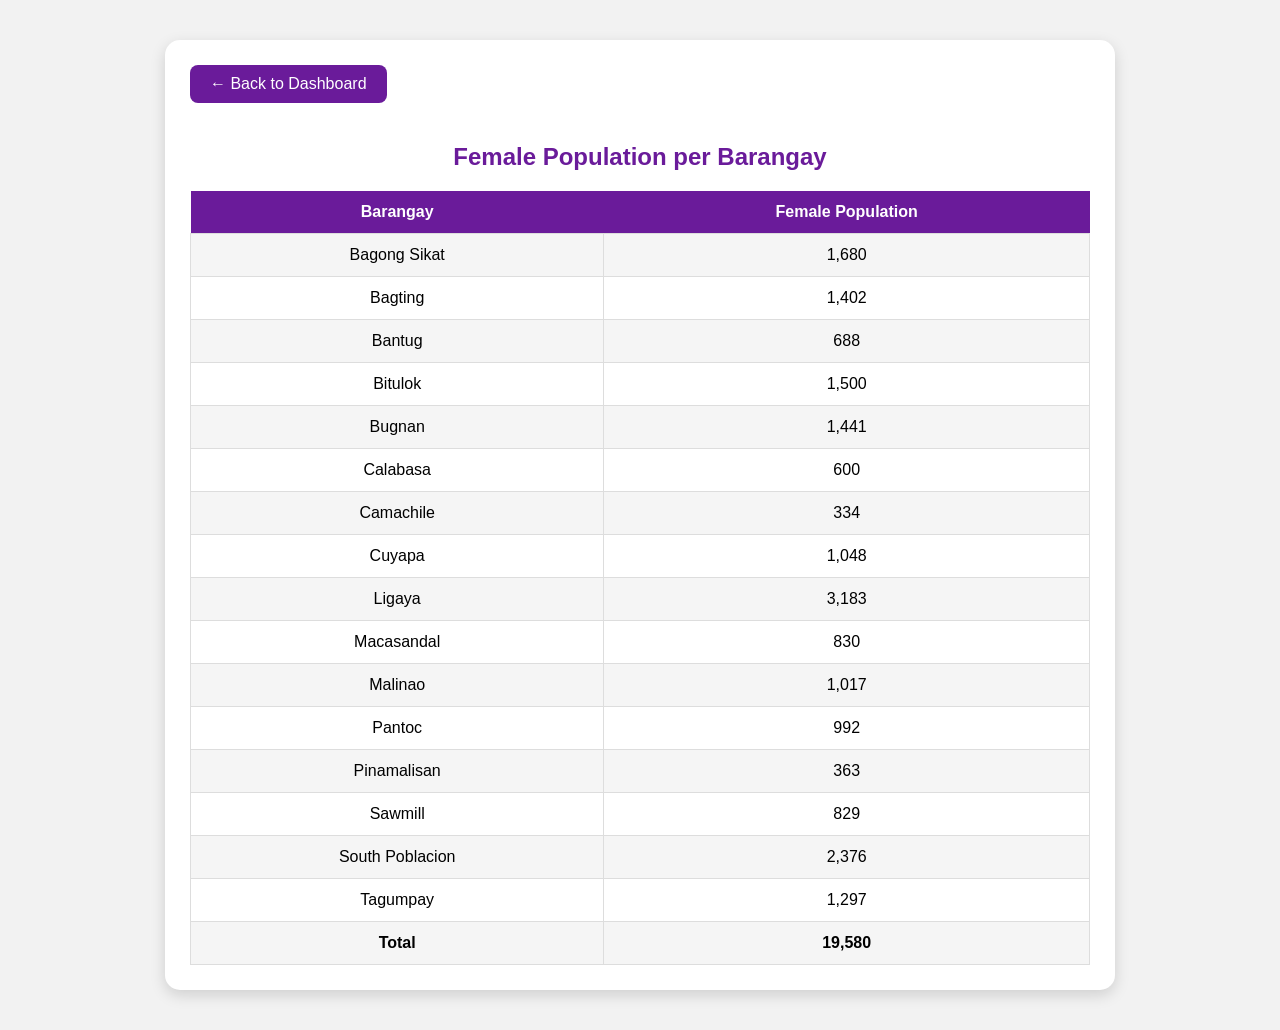
<file: female.html>
<!DOCTYPE html>
<html lang="en">
<head>
<meta charset="UTF-8">
<meta name="viewport" content="width=device-width, initial-scale=1.0">

<title>Female Population</title>

<link rel="stylesheet" href="style.css">

<style>

.container{
    width:90%;
    max-width:900px;
    margin:40px auto;
    background:white;
    padding:25px;
    border-radius:15px;
    box-shadow:0 5px 15px rgba(0,0,0,.15);
}

.back{
    display:inline-block;
    background:#6A1B9A;
    color:white;
    padding:10px 20px;
    text-decoration:none;
    border-radius:8px;
}

.back:hover{
    background:#4A148C;
}

h2{
    text-align:center;
    color:#6A1B9A;
}

table{
    width:100%;
    border-collapse:collapse;
    margin-top:20px;
}

th{
    background:#6A1B9A;
    color:white;
    padding:12px;
}

td{
    padding:12px;
    border:1px solid #ddd;
    text-align:center;
}

tr:nth-child(even){
    background:#f5f5f5;
}

.total{
    font-weight:bold;
    background:#EDE7F6;
}

</style>

</head>

<body>

<div class="container">

<a href="index.html" class="back">← Back to Dashboard</a>

<h2>Female Population per Barangay</h2>

<table>

<tr>
<th>Barangay</th>
<th>Female Population</th>
</tr>

<tr><td>Bagong Sikat</td><td>1,680</td></tr>
<tr><td>Bagting</td><td>1,402</td></tr>
<tr><td>Bantug</td><td>688</td></tr>
<tr><td>Bitulok</td><td>1,500</td></tr>
<tr><td>Bugnan</td><td>1,441</td></tr>
<tr><td>Calabasa</td><td>600</td></tr>
<tr><td>Camachile</td><td>334</td></tr>
<tr><td>Cuyapa</td><td>1,048</td></tr>
<tr><td>Ligaya</td><td>3,183</td></tr>
<tr><td>Macasandal</td><td>830</td></tr>
<tr><td>Malinao</td><td>1,017</td></tr>
<tr><td>Pantoc</td><td>992</td></tr>
<tr><td>Pinamalisan</td><td>363</td></tr>
<tr><td>Sawmill</td><td>829</td></tr>
<tr><td>South Poblacion</td><td>2,376</td></tr>
<tr><td>Tagumpay</td><td>1,297</td></tr>

<tr class="total">
<td>Total</td>
<td>19,580</td>
</tr>

</table>

</div>

</body>
</html>
</file>
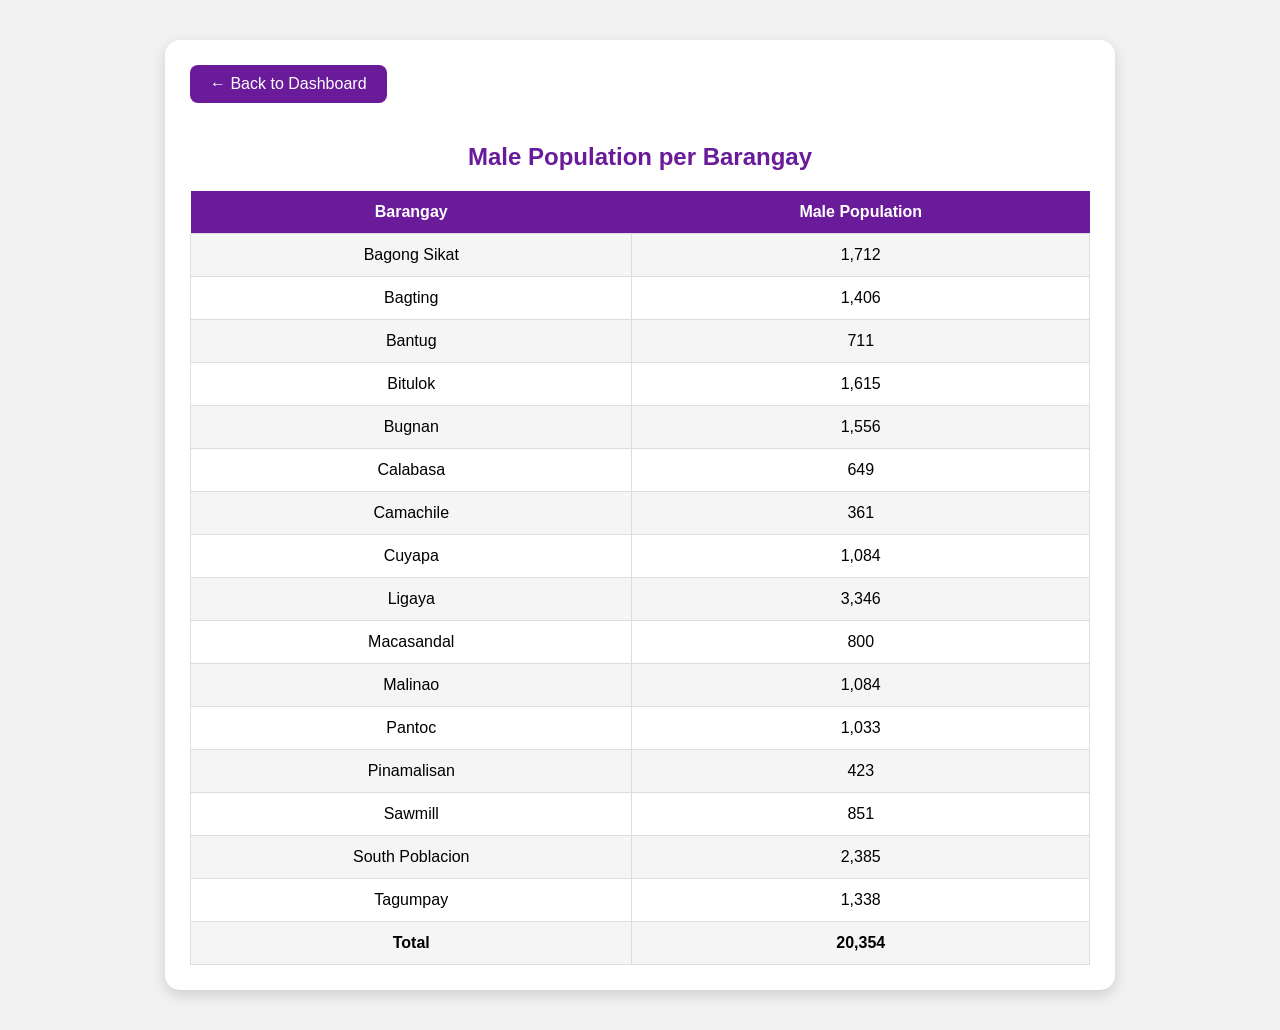
<file: male.html>
<!DOCTYPE html>
<html lang="en">

<head>

<meta charset="UTF-8">
<meta name="viewport" content="width=device-width, initial-scale=1.0">

<title>Male Population</title>

<link rel="stylesheet" href="style.css">

<style>

.container{
    width:90%;
    max-width:900px;
    margin:40px auto;
    background:white;
    padding:25px;
    border-radius:15px;
    box-shadow:0 5px 15px rgba(0,0,0,.15);
}

.back{
    display:inline-block;
    background:#6A1B9A;
    color:white;
    padding:10px 20px;
    text-decoration:none;
    border-radius:8px;
}

.back:hover{
    background:#4A148C;
}

h2{
    text-align:center;
    color:#6A1B9A;
}

table{
    width:100%;
    border-collapse:collapse;
    margin-top:20px;
}

th{
    background:#6A1B9A;
    color:white;
    padding:12px;
}

td{
    padding:12px;
    border:1px solid #ddd;
    text-align:center;
}

tr:nth-child(even){
    background:#f5f5f5;
}

.total{
    font-weight:bold;
    background:#EDE7F6;
}

</style>

</head>

<body>

<div class="container">

<a href="index.html" class="back">
← Back to Dashboard
</a>

<h2>Male Population per Barangay</h2>

<table>

<tr>
<th>Barangay</th>
<th>Male Population</th>
</tr>


<tr><td>Bagong Sikat</td><td>1,712</td></tr>
<tr><td>Bagting</td><td>1,406</td></tr>
<tr><td>Bantug</td><td>711</td></tr>
<tr><td>Bitulok</td><td>1,615</td></tr>
<tr><td>Bugnan</td><td>1,556</td></tr>
<tr><td>Calabasa</td><td>649</td></tr>
<tr><td>Camachile</td><td>361</td></tr>
<tr><td>Cuyapa</td><td>1,084</td></tr>
<tr><td>Ligaya</td><td>3,346</td></tr>
<tr><td>Macasandal</td><td>800</td></tr>
<tr><td>Malinao</td><td>1,084</td></tr>
<tr><td>Pantoc</td><td>1,033</td></tr>
<tr><td>Pinamalisan</td><td>423</td></tr>
<tr><td>Sawmill</td><td>851</td></tr>
<tr><td>South Poblacion</td><td>2,385</td></tr>
<tr><td>Tagumpay</td><td>1,338</td></tr>


<tr class="total">
<td>Total</td>
<td>20,354</td>
</tr>


</table>

</div>

</body>

</html>
</file>
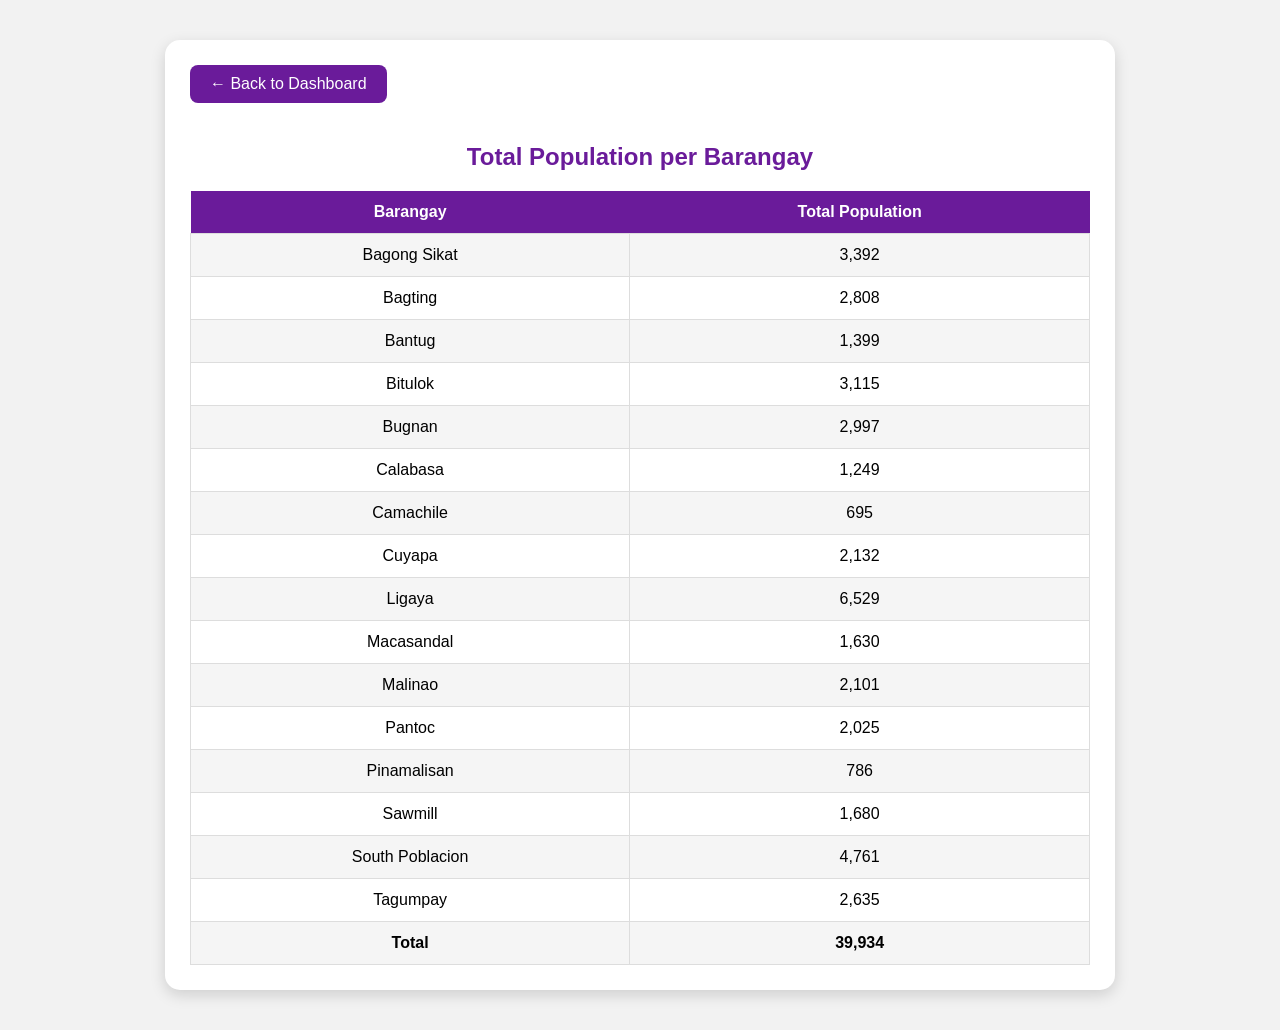
<file: population.html>
<!DOCTYPE html>
<html lang="en">
<head>
<meta charset="UTF-8">
<meta name="viewport" content="width=device-width, initial-scale=1.0">
<title>Total Population</title>

<link rel="stylesheet" href="style.css">

<style>

.container{
    width:90%;
    max-width:900px;
    margin:40px auto;
    background:white;
    padding:25px;
    border-radius:15px;
    box-shadow:0 5px 15px rgba(0,0,0,.15);
}

.back{
    display:inline-block;
    background:#6A1B9A;
    color:white;
    padding:10px 20px;
    text-decoration:none;
    border-radius:8px;
    margin-bottom:20px;
}

.back:hover{
    background:#4A148C;
}

h2{
    text-align:center;
    color:#6A1B9A;
}

table{
    width:100%;
    border-collapse:collapse;
    margin-top:20px;
}

th{
    background:#6A1B9A;
    color:white;
    padding:12px;
}

td{
    padding:12px;
    border:1px solid #ddd;
    text-align:center;
}

tr:nth-child(even){
    background:#f5f5f5;
}

.total{
    font-weight:bold;
    background:#EDE7F6;
}

</style>

</head>
<body>

<div class="container">

<a href="index.html" class="back">← Back to Dashboard</a>

<h2>Total Population per Barangay</h2>

<table>

<tr>
<th>Barangay</th>
<th>Total Population</th>
</tr>

<tr><td>Bagong Sikat</td><td>3,392</td></tr>
<tr><td>Bagting</td><td>2,808</td></tr>
<tr><td>Bantug</td><td>1,399</td></tr>
<tr><td>Bitulok</td><td>3,115</td></tr>
<tr><td>Bugnan</td><td>2,997</td></tr>
<tr><td>Calabasa</td><td>1,249</td></tr>
<tr><td>Camachile</td><td>695</td></tr>
<tr><td>Cuyapa</td><td>2,132</td></tr>
<tr><td>Ligaya</td><td>6,529</td></tr>
<tr><td>Macasandal</td><td>1,630</td></tr>
<tr><td>Malinao</td><td>2,101</td></tr>
<tr><td>Pantoc</td><td>2,025</td></tr>
<tr><td>Pinamalisan</td><td>786</td></tr>
<tr><td>Sawmill</td><td>1,680</td></tr>
<tr><td>South Poblacion</td><td>4,761</td></tr>
<tr><td>Tagumpay</td><td>2,635</td></tr>

<tr class="total">
<td>Total</td>
<td>39,934</td>
</tr>

</table>

</div>

</body>
</html>
</file>
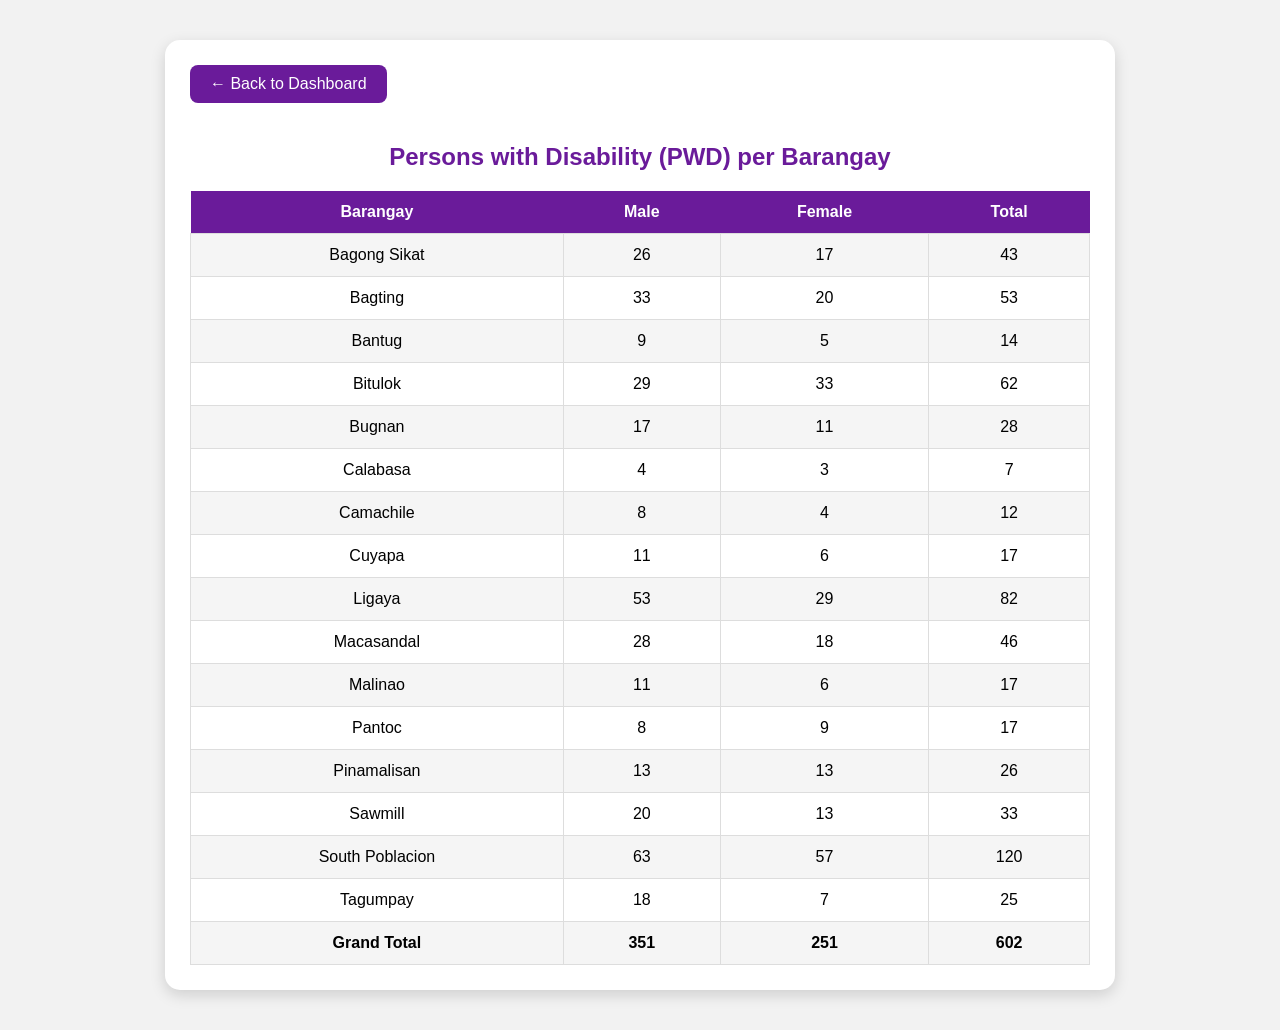
<file: pwd.html>
<!DOCTYPE html>
<html lang="en">
<head>
<meta charset="UTF-8">
<meta name="viewport" content="width=device-width, initial-scale=1.0">
<title>Persons with Disability (PWD)</title>

<link rel="stylesheet" href="style.css">

<style>

.container{
    width:90%;
    max-width:900px;
    margin:40px auto;
    background:white;
    padding:25px;
    border-radius:15px;
    box-shadow:0 5px 15px rgba(0,0,0,.15);
}

.back{
    display:inline-block;
    background:#6A1B9A;
    color:white;
    padding:10px 20px;
    text-decoration:none;
    border-radius:8px;
    margin-bottom:20px;
}

.back:hover{
    background:#4A148C;
}

h2{
    text-align:center;
    color:#6A1B9A;
}

table{
    width:100%;
    border-collapse:collapse;
    margin-top:20px;
}

th{
    background:#6A1B9A;
    color:white;
    padding:12px;
}

td{
    padding:12px;
    border:1px solid #ddd;
    text-align:center;
}

tr:nth-child(even){
    background:#f5f5f5;
}

.total{
    font-weight:bold;
    background:#EDE7F6;
}

</style>

</head>
<body>

<div class="container">

<a href="index.html" class="back">← Back to Dashboard</a>

<h2>Persons with Disability (PWD) per Barangay</h2>

<table>

<tr>
    <th>Barangay</th>
    <th>Male</th>
    <th>Female</th>
    <th>Total</th>
</tr>

<tr><td>Bagong Sikat</td><td>26</td><td>17</td><td>43</td></tr>
<tr><td>Bagting</td><td>33</td><td>20</td><td>53</td></tr>
<tr><td>Bantug</td><td>9</td><td>5</td><td>14</td></tr>
<tr><td>Bitulok</td><td>29</td><td>33</td><td>62</td></tr>
<tr><td>Bugnan</td><td>17</td><td>11</td><td>28</td></tr>
<tr><td>Calabasa</td><td>4</td><td>3</td><td>7</td></tr>
<tr><td>Camachile</td><td>8</td><td>4</td><td>12</td></tr>
<tr><td>Cuyapa</td><td>11</td><td>6</td><td>17</td></tr>
<tr><td>Ligaya</td><td>53</td><td>29</td><td>82</td></tr>
<tr><td>Macasandal</td><td>28</td><td>18</td><td>46</td></tr>
<tr><td>Malinao</td><td>11</td><td>6</td><td>17</td></tr>
<tr><td>Pantoc</td><td>8</td><td>9</td><td>17</td></tr>
<tr><td>Pinamalisan</td><td>13</td><td>13</td><td>26</td></tr>
<tr><td>Sawmill</td><td>20</td><td>13</td><td>33</td></tr>
<tr><td>South Poblacion</td><td>63</td><td>57</td><td>120</td></tr>
<tr><td>Tagumpay</td><td>18</td><td>7</td><td>25</td></tr>

<tr class="total">
    <td>Grand Total</td>
    <td>351</td>
    <td>251</td>
    <td>602</td>
</tr>

</table>

</div>

</body>
</html>
</file>
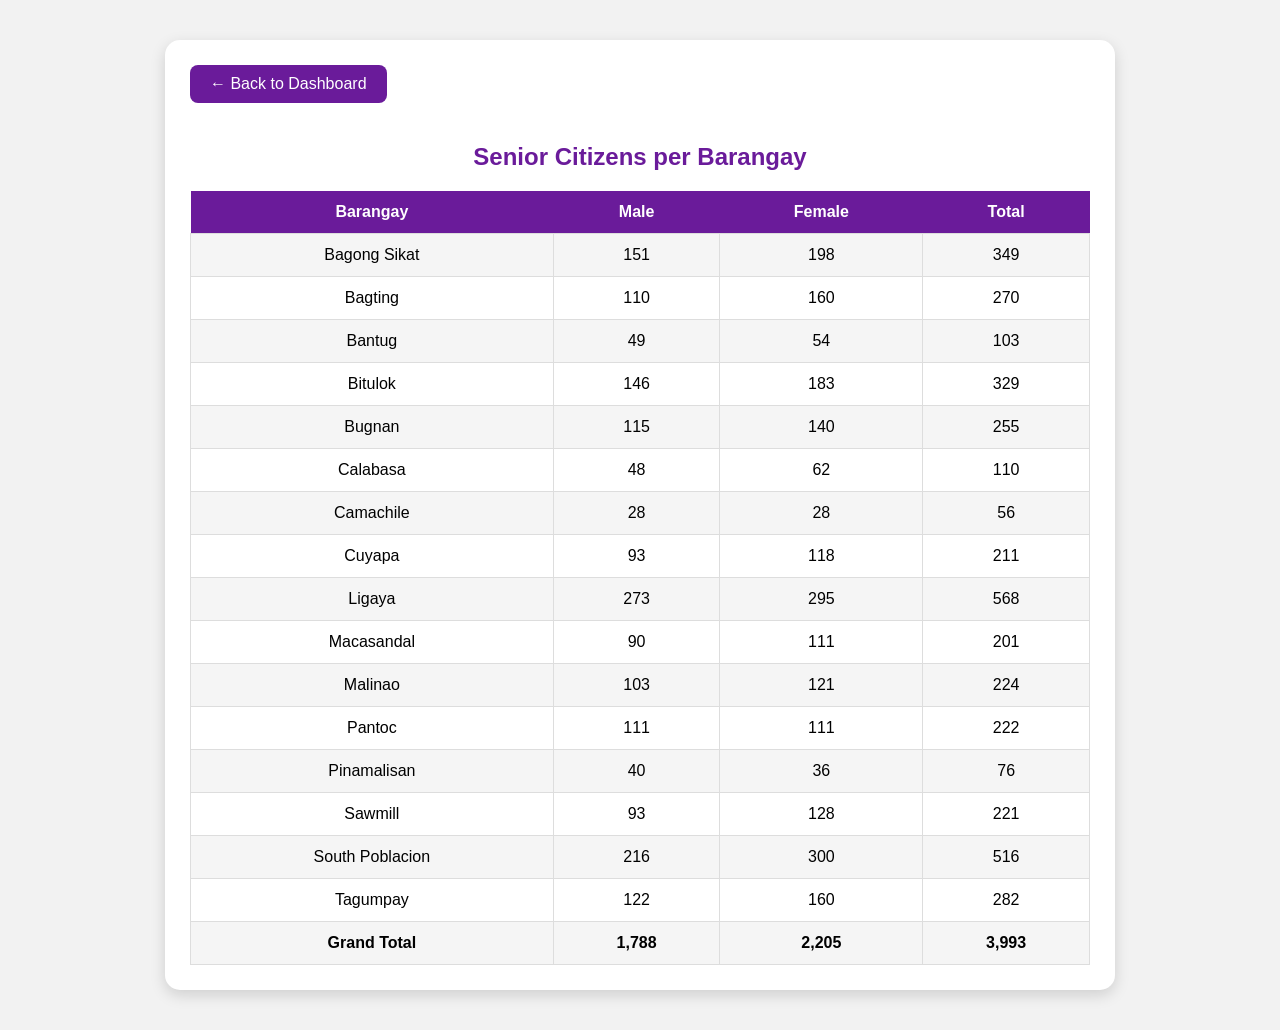
<file: senior-citizens.html>
<!DOCTYPE html>
<html lang="en">
<head>
<meta charset="UTF-8">
<meta name="viewport" content="width=device-width, initial-scale=1.0">
<title>Senior Citizens</title>

<link rel="stylesheet" href="style.css">

<style>

.container{
    width:90%;
    max-width:900px;
    margin:40px auto;
    background:white;
    padding:25px;
    border-radius:15px;
    box-shadow:0 5px 15px rgba(0,0,0,.15);
}

.back{
    display:inline-block;
    background:#6A1B9A;
    color:white;
    padding:10px 20px;
    text-decoration:none;
    border-radius:8px;
    margin-bottom:20px;
}

.back:hover{
    background:#4A148C;
}

h2{
    text-align:center;
    color:#6A1B9A;
}

table{
    width:100%;
    border-collapse:collapse;
    margin-top:20px;
}

th{
    background:#6A1B9A;
    color:white;
    padding:12px;
}

td{
    padding:12px;
    border:1px solid #ddd;
    text-align:center;
}

tr:nth-child(even){
    background:#f5f5f5;
}

.total{
    font-weight:bold;
    background:#EDE7F6;
}

</style>

</head>
<body>

<div class="container">

<a href="index.html" class="back">← Back to Dashboard</a>

<h2>Senior Citizens per Barangay</h2>

<table>

<tr>
    <th>Barangay</th>
    <th>Male</th>
    <th>Female</th>
    <th>Total</th>
</tr>

<tr><td>Bagong Sikat</td><td>151</td><td>198</td><td>349</td></tr>
<tr><td>Bagting</td><td>110</td><td>160</td><td>270</td></tr>
<tr><td>Bantug</td><td>49</td><td>54</td><td>103</td></tr>
<tr><td>Bitulok</td><td>146</td><td>183</td><td>329</td></tr>
<tr><td>Bugnan</td><td>115</td><td>140</td><td>255</td></tr>
<tr><td>Calabasa</td><td>48</td><td>62</td><td>110</td></tr>
<tr><td>Camachile</td><td>28</td><td>28</td><td>56</td></tr>
<tr><td>Cuyapa</td><td>93</td><td>118</td><td>211</td></tr>
<tr><td>Ligaya</td><td>273</td><td>295</td><td>568</td></tr>
<tr><td>Macasandal</td><td>90</td><td>111</td><td>201</td></tr>
<tr><td>Malinao</td><td>103</td><td>121</td><td>224</td></tr>
<tr><td>Pantoc</td><td>111</td><td>111</td><td>222</td></tr>
<tr><td>Pinamalisan</td><td>40</td><td>36</td><td>76</td></tr>
<tr><td>Sawmill</td><td>93</td><td>128</td><td>221</td></tr>
<tr><td>South Poblacion</td><td>216</td><td>300</td><td>516</td></tr>
<tr><td>Tagumpay</td><td>122</td><td>160</td><td>282</td></tr>

<tr class="total">
    <td>Grand Total</td>
    <td>1,788</td>
    <td>2,205</td>
    <td>3,993</td>
</tr>

</table>

</div>

</body>
</html>
</file>
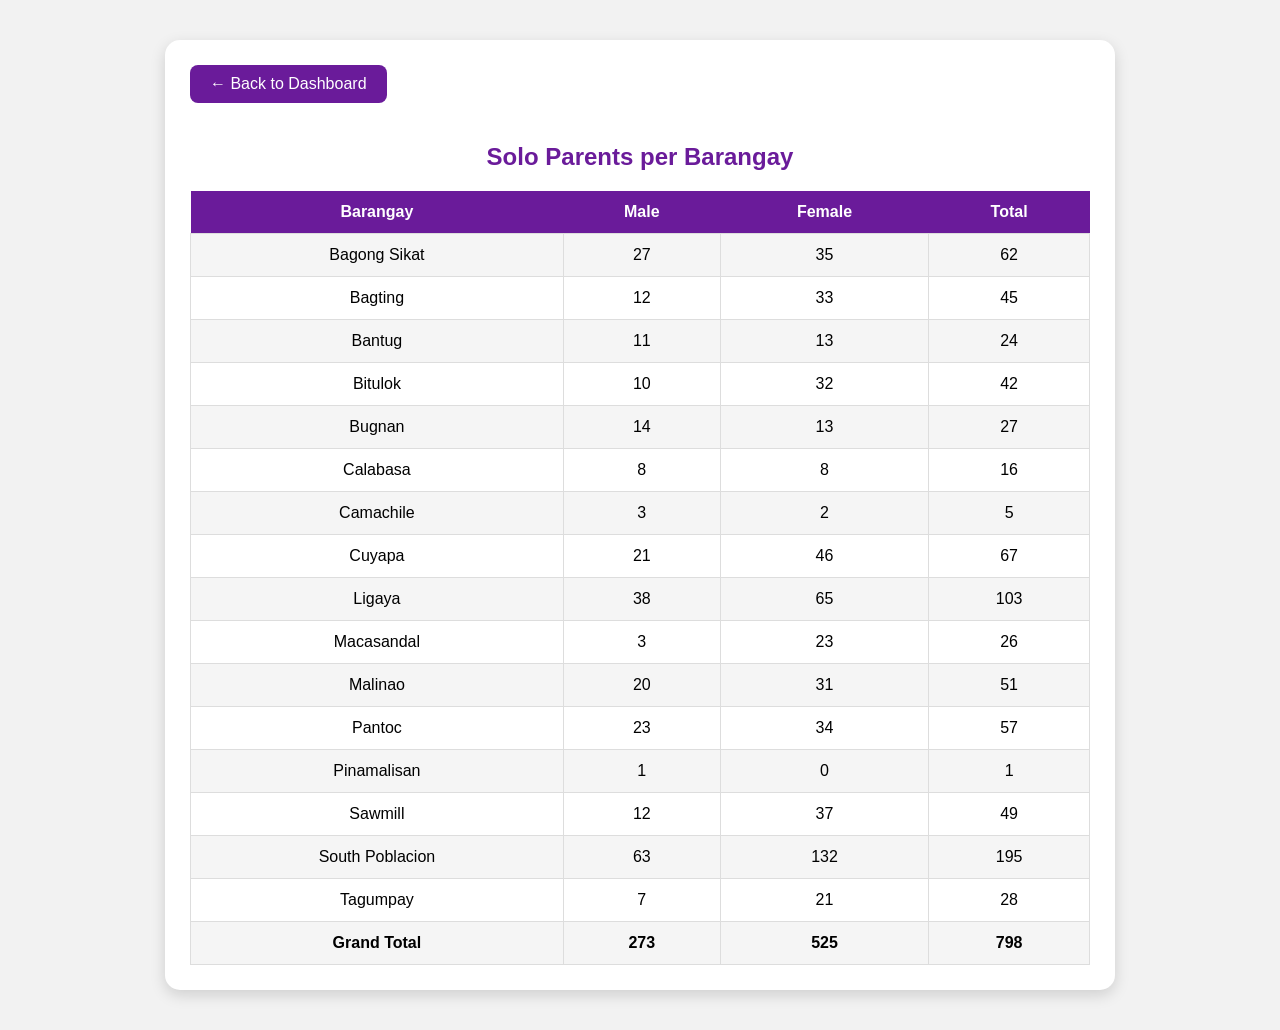
<file: solo-parents.html>
<!DOCTYPE html>
<html lang="en">
<head>
<meta charset="UTF-8">
<meta name="viewport" content="width=device-width, initial-scale=1.0">
<title>Solo Parents</title>

<link rel="stylesheet" href="style.css">

<style>

.container{
    width:90%;
    max-width:900px;
    margin:40px auto;
    background:white;
    padding:25px;
    border-radius:15px;
    box-shadow:0 5px 15px rgba(0,0,0,.15);
}

.back{
    display:inline-block;
    background:#6A1B9A;
    color:white;
    padding:10px 20px;
    text-decoration:none;
    border-radius:8px;
    margin-bottom:20px;
}

.back:hover{
    background:#4A148C;
}

h2{
    text-align:center;
    color:#6A1B9A;
}

table{
    width:100%;
    border-collapse:collapse;
    margin-top:20px;
}

th{
    background:#6A1B9A;
    color:white;
    padding:12px;
}

td{
    padding:12px;
    border:1px solid #ddd;
    text-align:center;
}

tr:nth-child(even){
    background:#f5f5f5;
}

.total{
    font-weight:bold;
    background:#EDE7F6;
}

</style>

</head>
<body>

<div class="container">

<a href="index.html" class="back">← Back to Dashboard</a>

<h2>Solo Parents per Barangay</h2>

<table>

<tr>
    <th>Barangay</th>
    <th>Male</th>
    <th>Female</th>
    <th>Total</th>
</tr>

<tr><td>Bagong Sikat</td><td>27</td><td>35</td><td>62</td></tr>
<tr><td>Bagting</td><td>12</td><td>33</td><td>45</td></tr>
<tr><td>Bantug</td><td>11</td><td>13</td><td>24</td></tr>
<tr><td>Bitulok</td><td>10</td><td>32</td><td>42</td></tr>
<tr><td>Bugnan</td><td>14</td><td>13</td><td>27</td></tr>
<tr><td>Calabasa</td><td>8</td><td>8</td><td>16</td></tr>
<tr><td>Camachile</td><td>3</td><td>2</td><td>5</td></tr>
<tr><td>Cuyapa</td><td>21</td><td>46</td><td>67</td></tr>
<tr><td>Ligaya</td><td>38</td><td>65</td><td>103</td></tr>
<tr><td>Macasandal</td><td>3</td><td>23</td><td>26</td></tr>
<tr><td>Malinao</td><td>20</td><td>31</td><td>51</td></tr>
<tr><td>Pantoc</td><td>23</td><td>34</td><td>57</td></tr>
<tr><td>Pinamalisan</td><td>1</td><td>0</td><td>1</td></tr>
<tr><td>Sawmill</td><td>12</td><td>37</td><td>49</td></tr>
<tr><td>South Poblacion</td><td>63</td><td>132</td><td>195</td></tr>
<tr><td>Tagumpay</td><td>7</td><td>21</td><td>28</td></tr>

<tr class="total">
    <td>Grand Total</td>
    <td>273</td>
    <td>525</td>
    <td>798</td>
</tr>

</table>

</div>

</body>
</html>
</file>
<file: style.css>
body{
    font-family: Arial, sans-serif;
    margin: 0;
    background: #f2f2f2;
}


/* ================= HEADER ================= */

header{
    background:
    linear-gradient(rgba(0,0,0,0.3), rgba(0,0,0,0.3)),
    url('gabaldon-municipal.png');

    background-size: cover;
    background-position: center;
    background-repeat: no-repeat;

    height:450px;

    color:white;
    text-align:center;

    display:flex;
    justify-content:center;
    align-items:flex-end;

    padding-bottom:35px;
}


/* LOGO + TITLE */

.header-content{
    display:flex;
    align-items:center;
    justify-content:center;
    gap:25px;
}


.logo{
    width:100px;
    height:100px;
    object-fit:contain;
}


.header-text{
    text-align:center;
}


.header-text h1{
    margin:0;
    font-size:40px;
}


.header-text h2{
    color: #f5f5f5;
    margin-top:10px;
    font-size:25px;
}


/* ================= NAVIGATION ================= */

nav{
    background:linear-gradient(90deg,#6A1B9A,#8E24AA);
    text-align:center;
    padding:18px;
    box-shadow:0 3px 10px rgba(0,0,0,.2);
}


nav a{
    color:white;
    text-decoration:none;
    margin:18px;
    font-weight:600;
    padding:10px 15px;
    border-radius:8px;
    transition:.3s;
}


nav a:hover{
    background:rgba(255,255,255,.2);
}


/* ================= CARDS ================= */

.cards{
    display:flex;
    justify-content:center;
    gap:20px;
    margin:30px;
    flex-wrap:wrap;
}


/* CLICKABLE CARD */

.card-link{
    text-decoration:none;
    color:inherit;
    display:block;
}


.card-link:hover{
    text-decoration:none;
}


.card-link .card{
    color:inherit;
}


/* CARD */

.card{
    background:#fff;
    width:300px;
    min-height:260px;
    padding:30px 20px;
    border-radius:20px;
    text-align:center;
    box-shadow:0 8px 20px rgba(0,0,0,.12);
    transition:.3s;
    cursor:pointer;
}


.card:hover{
    transform:translateY(-8px);
    box-shadow:0 15px 30px rgba(106,27,154,.25);
}


.card i{
    width:90px;
    height:90px;
    line-height:90px;
    border-radius:50%;
    background:#F3E5F5;
    font-size:45px;
    color:#7B1FA2;
    display:inline-block;
    margin-bottom:20px;
}


.card h3{
    font-size:20px;
    color:#333;
    margin-bottom:15px;
}


.card p{
    font-size:34px;
    font-weight:bold;
    color:#6A1B9A;
    margin:0;
}


/* ================= TABLE PAGES ================= */

.container{
    width:90%;
    max-width:900px;
    margin:40px auto;
    background:white;
    padding:25px;
    border-radius:15px;
    box-shadow:0 5px 15px rgba(0,0,0,.15);
}

.back{
    display:inline-block;
    background:#6A1B9A;
    color:white;
    padding:10px 20px;
    text-decoration:none;
    border-radius:8px;
    margin-bottom:20px;
}

.back:hover{
    background:#4A148C;
}

h2{
    text-align:center;
    color:#6A1B9A;
}

table{
    width:100%;
    border-collapse:collapse;
    margin-top:20px;
}

th{
    background:#6A1B9A;
    color:white;
    padding:12px;
}

td{
    padding:12px;
    border:1px solid #ddd;
    text-align:center;
}

tr:nth-child(even){
    background:#f5f5f5;
}

.total{
    font-weight:bold;
    background:#EDE7F6;
}


/* =========================
   MOBILE RESPONSIVE
========================= */

@media screen and (max-width:768px){

    /* HEADER */

    header{
        height:280px;
        padding-bottom:20px;
    }

    .header-content{
        flex-direction:column;
        gap:10px;
    }

    .logo{
        width:70px;
        height:70px;
    }

    .header-text h1{
        font-size:24px;
    }

    .header-text h2{
        font-size:15px;
    }

    /* NAVIGATION */

    nav{
        display:flex;
        flex-direction:column;
        padding:10px;
    }

    nav a{
        display:block;
        margin:5px 0;
        font-size:15px;
    }

    /* CARDS */

    .cards{
        margin:20px;
        gap:15px;
    }

    .card{
        width:100%;
        min-height:200px;
        padding:20px;
        box-sizing:border-box;
    }

    .card i{
        width:70px;
        height:70px;
        line-height:70px;
        font-size:35px;
    }

    .card h3{
        font-size:18px;
    }

    .card p{
        font-size:28px;
    }

    /* TABLE PAGES */

    .container{
        width:95%;
        padding:15px;
        box-sizing:border-box;
    }

    .back{
        font-size:14px;
        padding:8px 15px;
    }

    h2{
        font-size:22px;
    }

    table{
        display:block;
        overflow-x:auto;
        white-space:nowrap;
    }

    th,
    td{
        padding:10px;
        font-size:14px;
    }

}
/* ===========================
   WELCOME ANNOUNCEMENT
=========================== */

.welcome-section{
    width:90%;
    margin:20px auto;
    background:#ffffff;
    border-radius:10px;
    box-shadow:0 2px 10px rgba(0,0,0,.1);
    overflow:hidden;
}

.welcome-marquee{
    background:#6A1B9A;
    color:#fff;
    padding:12px 0;
    white-space:nowrap;
    overflow:hidden;
    font-size:17px;
    font-weight:bold;
}

.welcome-marquee span{
    display:inline-block;
    padding-left:100%;
   animation:marquee 35s linear infinite;
}

@keyframes marquee{
    0%{
        transform:translateX(0);
    }
    100%{
        transform:translateX(-100%);
    }
}

.current-datetime{
    padding:12px 20px;
    text-align:right;
    font-size:15px;
    font-weight:bold;
    color:#444;
}
</file>
